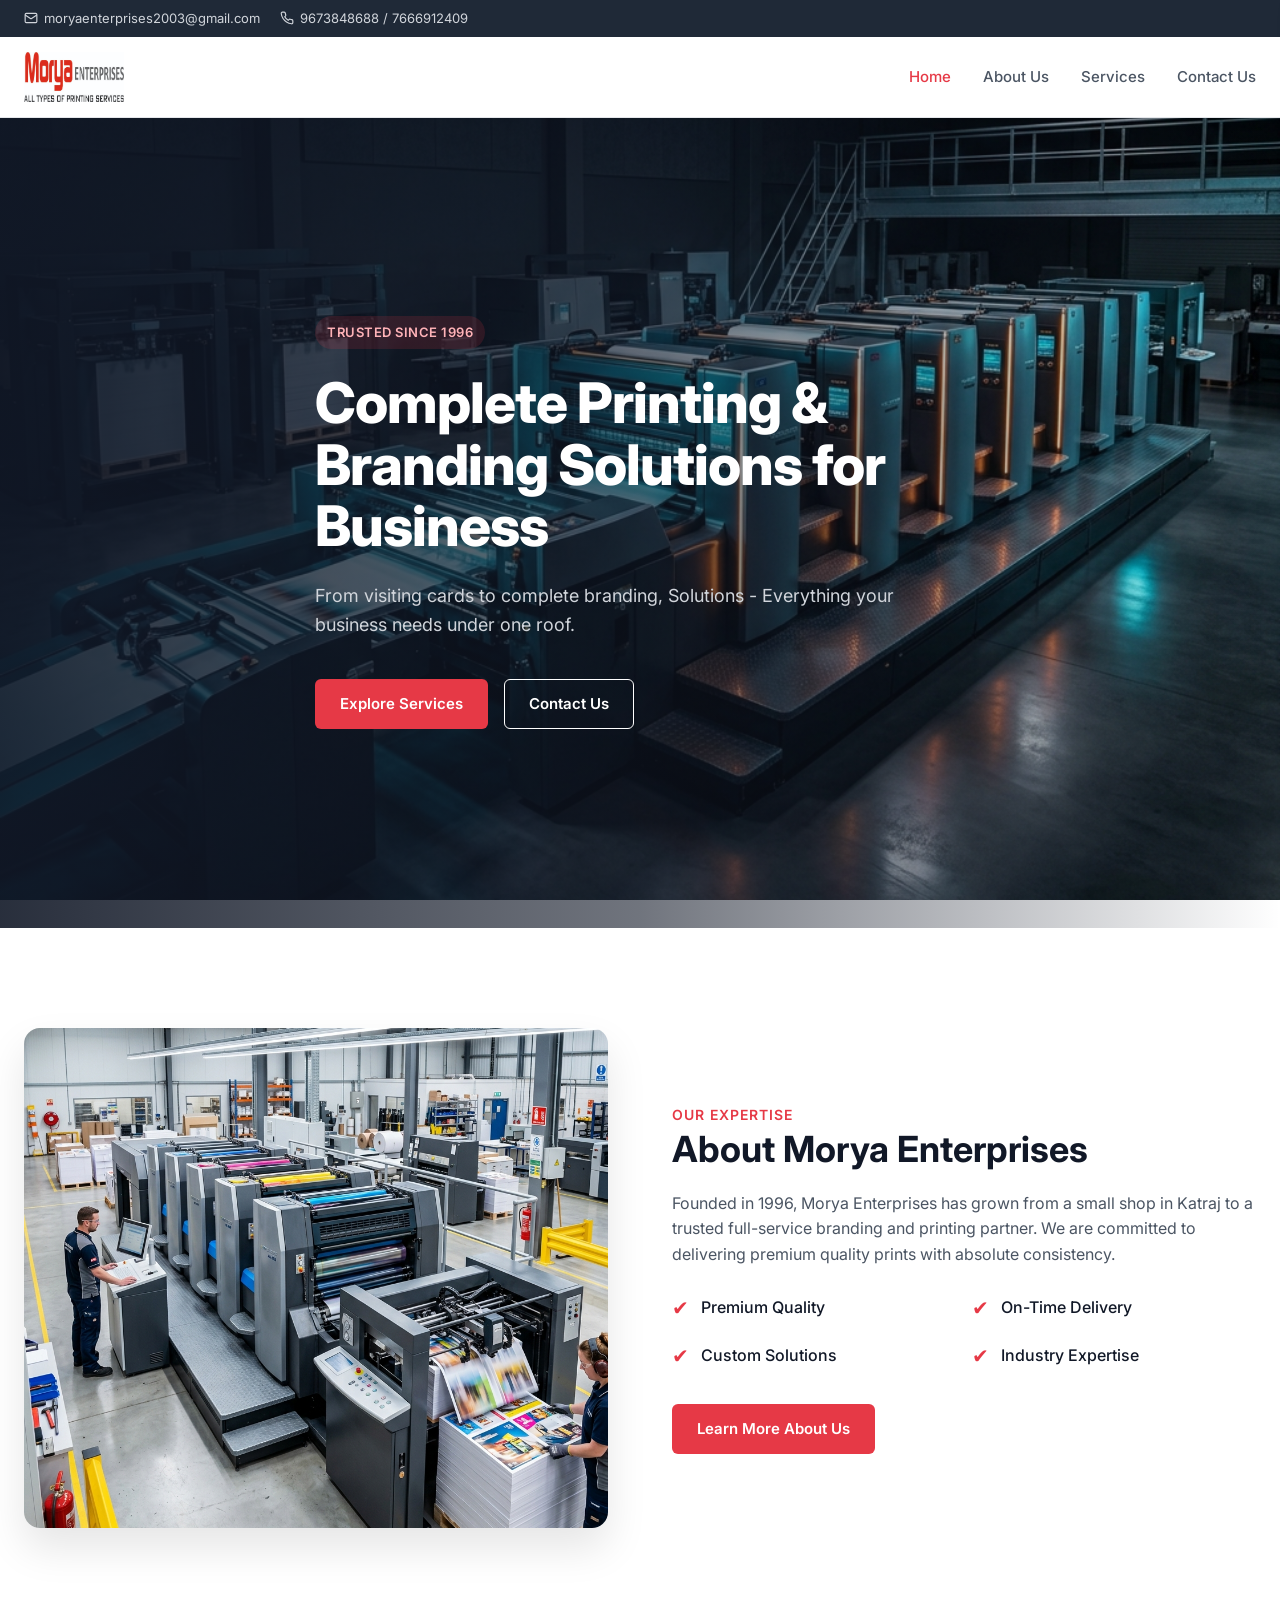
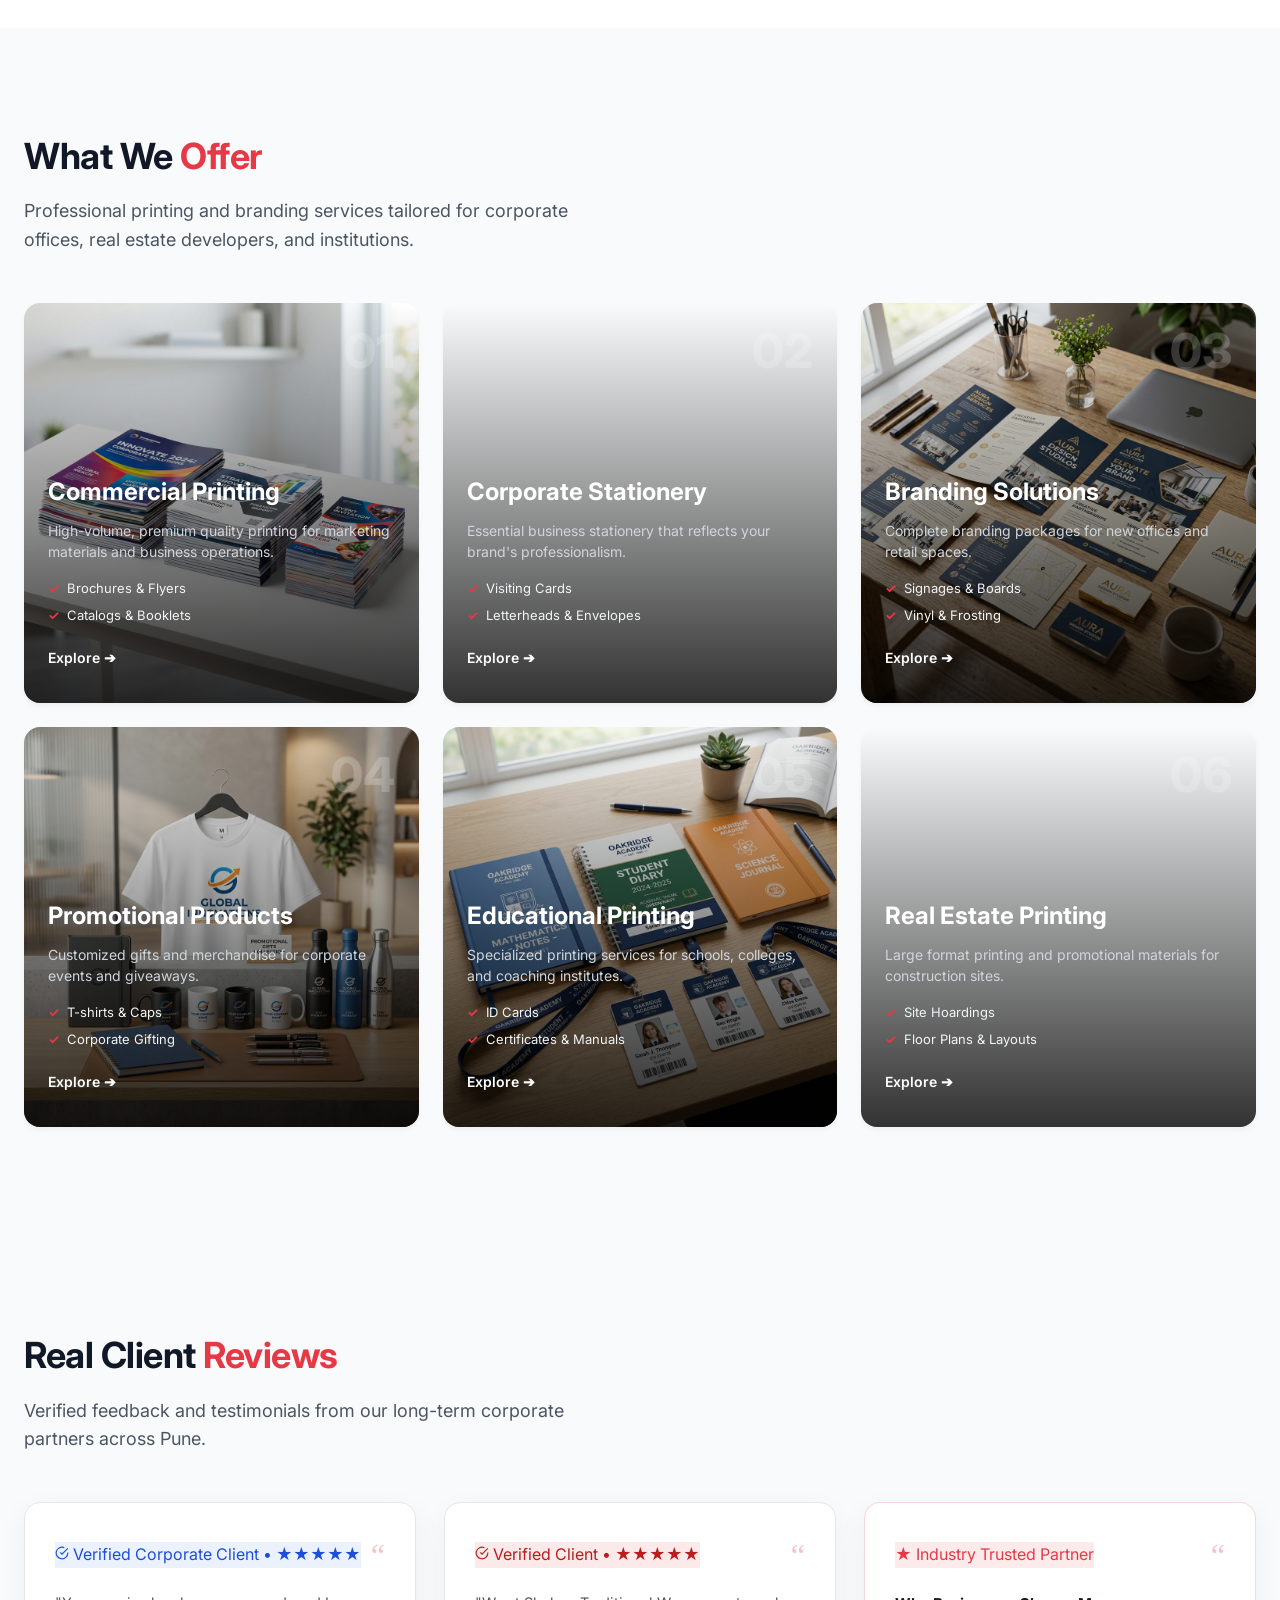
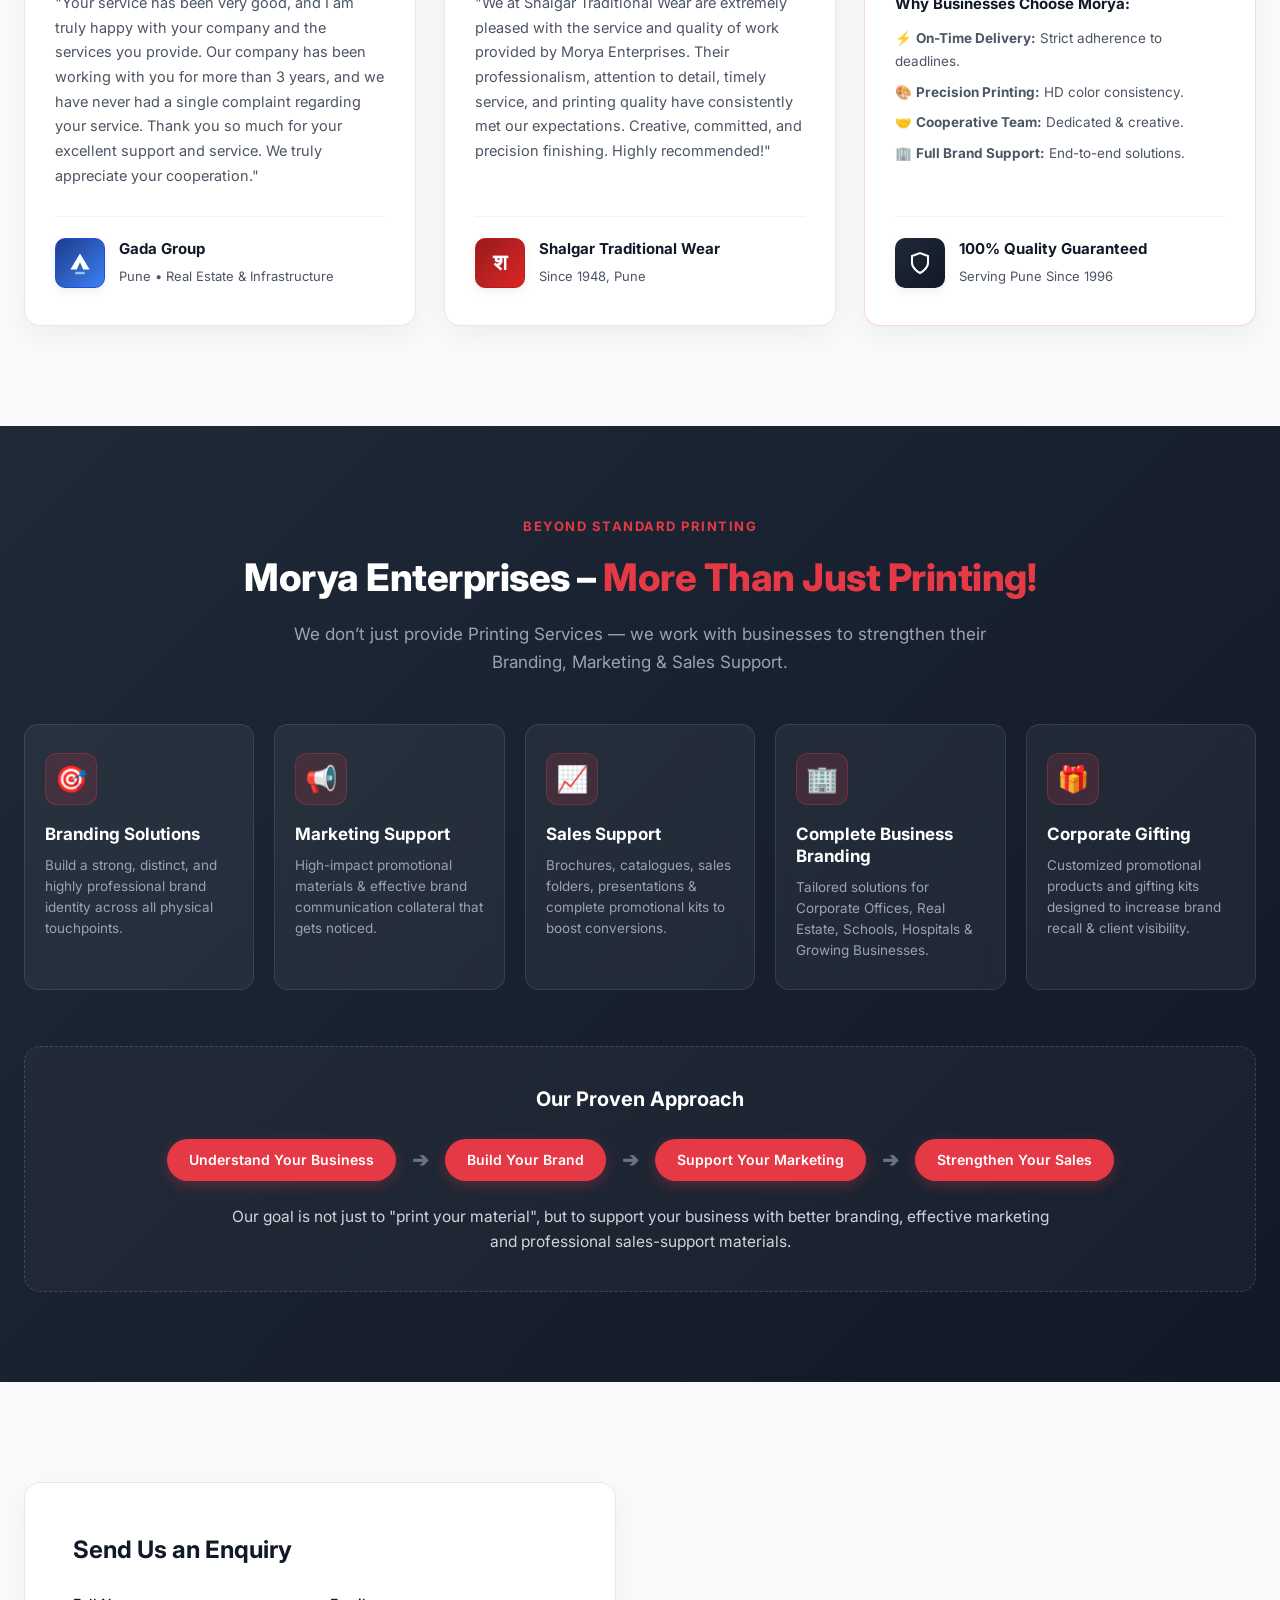
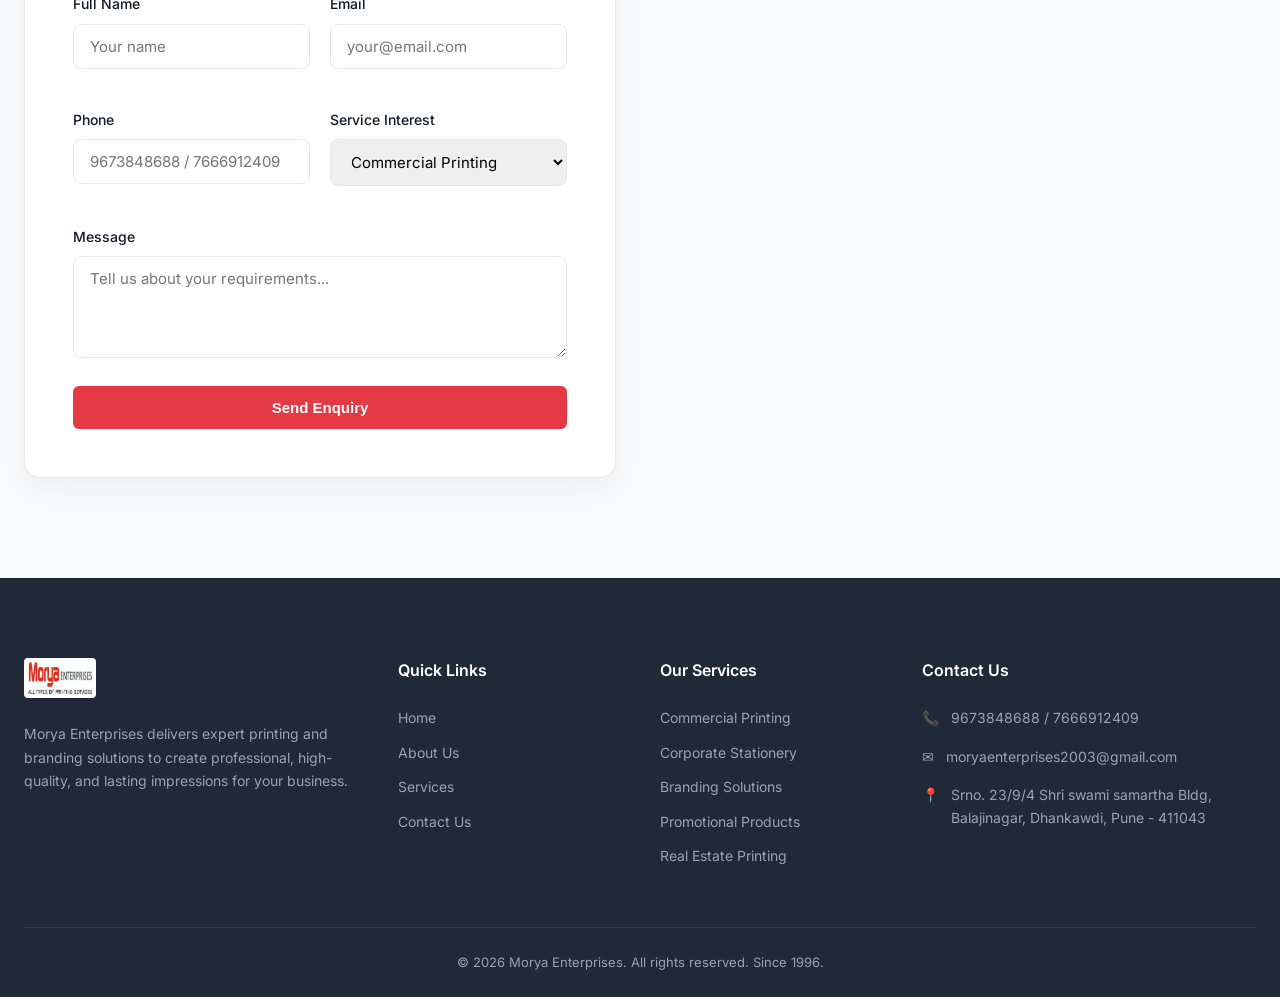
<file: index.html>
<!DOCTYPE html>
<html lang="en">

<head>
  <meta charset="UTF-8">
  <meta name="viewport" content="width=device-width, initial-scale=1.0">
  <title>Morya Enterprises | Printing & Branding</title>
  <link rel="stylesheet" href="css/style.css">
</head>

<body>

  <!-- Top Utility Bar -->
  <div class="utility-bar">
    <div class="container">
      <div class="utility-left">
        <a href="mailto:moryaenterprises2003@gmail.com" style="display:flex; align-items:center; gap:6px;">
          <svg width="14" height="14" viewBox="0 0 24 24" fill="none" stroke="currentColor" stroke-width="2">
            <path d="m22 7-8.99 5.73a2 2 0 0 1-2.01 0L2 7" />
            <rect x="2" y="4" width="20" height="16" rx="2" />
          </svg>
          moryaenterprises2003@gmail.com
        </a>
        <span style="display:flex; align-items:center; gap:6px;">
          <svg width="14" height="14" viewBox="0 0 24 24" fill="none" stroke="currentColor" stroke-width="2">
            <path
              d="M22 16.92v3a2 2 0 0 1-2.18 2 19.79 19.79 0 0 1-8.63-3.07 19.5 19.5 0 0 1-6-6 19.79 19.79 0 0 1-3.07-8.67A2 2 0 0 1 4.11 2h3a2 2 0 0 1 2 1.72 12.84 12.84 0 0 0 .7 2.81 2 2 0 0 1-.45 2.11L8.09 9.91a16 16 0 0 0 6 6l1.27-1.27a2 2 0 0 1 2.11-.45 12.84 12.84 0 0 0 2.81.7A2 2 0 0 1 22 16.92z" />
          </svg>
          9673848688 / 7666912409
        </span>
      </div>
    </div>
  </div>

  <!-- Main Header -->
  <header>
    <div class="container">
      <a href="index.html">
        <img src="logo.jpg" alt="Morya Enterprises" style="height: 50px; width: auto;">
      </a>
      <nav class="nav-links">
        <a href="index.html" class="active">Home</a>
        <a href="about.html">About Us</a>
        <a href="services.html">Services</a>
        <a href="contact.html">Contact Us</a>
      </nav>
      <button class="hamburger">
        <span></span><span></span><span></span>
      </button>
    </div>
  </header>

  <!-- Mobile Menu -->
  <div class="mobile-menu-overlay" id="mobileOverlay"></div>
  <div class="mobile-menu" id="mobileMenu">
    <button class="mobile-close" id="mobileClose">&times;</button>
    <a href="index.html" class="active">Home</a>
    <a href="about.html">About Us</a>
    <a href="services.html">Services</a>
    <a href="contact.html">Contact Us</a>
  </div>

  <!-- Hero Section -->
  <section class="hero" style="background-image: url('images/hero_bg.png');">
    <div class="hero-overlay"></div>
    <div class="container">
      <div class="hero-content">
        <div class="hero-badge">Trusted Since 1996</div>
        <h1>Complete Printing & Branding Solutions for Business</h1>
        <p>From visiting cards to complete branding, Solutions - Everything your business needs under one roof.</p>
        <div class="hero-buttons">
          <a href="services.html" class="btn btn-primary">Explore Services</a>
          <a href="contact.html" class="btn btn-outline" style="color: white; border-color: white;">Contact Us</a>
        </div>
      </div>
    </div>
  </section>

  <!-- About Preview Section -->
  <section class="section">
    <div class="container">
      <div class="about-grid">
        <div class="about-image">
          <img src="images/about_printing_machines.png" alt="Morya Enterprises Printing Machines">
        </div>
        <div class="about-text">
          <span
            style="color: var(--primary); font-weight: 600; font-size: 14px; text-transform: uppercase; letter-spacing: 1px;">Our
            Expertise</span>
          <h2>About <span>Morya Enterprises</span></h2>
          <p>Founded in 1996, Morya Enterprises has grown from a small shop in Katraj to a trusted full-service branding
            and printing partner. We are committed to delivering premium quality prints with absolute consistency.</p>
          <div class="about-features">
            <div class="feature-item">
              <span class="feature-icon">✔</span> Premium Quality
            </div>
            <div class="feature-item">
              <span class="feature-icon">✔</span> On-Time Delivery
            </div>
            <div class="feature-item">
              <span class="feature-icon">✔</span> Custom Solutions
            </div>
            <div class="feature-item">
              <span class="feature-icon">✔</span> Industry Expertise
            </div>
          </div>
          <a href="about.html" class="btn btn-primary">Learn More About Us</a>
        </div>
      </div>
    </div>
  </section>

  <!-- Services Grid Section -->
  <section class="section section-alt">
    <div class="container">
      <div class="section-title text-center">
        <h2>What We <span>Offer</span></h2>
        <p>Professional printing and branding services tailored for corporate offices, real estate developers, and
          institutions.</p>
      </div>
      <div class="services-grid">

        <!-- Card 1 -->
        <a href="services.html" class="service-card" style="background-image: url('images/service_commercial.png');">
          <div class="service-overlay"></div>
          <div class="service-num">01</div>
          <div class="service-content">
            <h3>Commercial Printing</h3>
            <p>High-volume, premium quality printing for marketing materials and business operations.</p>
            <ul class="service-features-list">
              <li>Brochures & Flyers</li>
              <li>Catalogs & Booklets</li>
            </ul>
            <span class="service-readmore">Explore ➔</span>
          </div>
        </a>

        <!-- Card 2 -->
        <a href="services.html" class="service-card"
          style="background-image: url('https://images.unsplash.com/photo-1572044162444-ad60f128bdea?q=80&w=600&auto=format&fit=crop');">
          <div class="service-overlay"></div>
          <div class="service-num">02</div>
          <div class="service-content">
            <h3>Corporate Stationery</h3>
            <p>Essential business stationery that reflects your brand's professionalism.</p>
            <ul class="service-features-list">
              <li>Visiting Cards</li>
              <li>Letterheads & Envelopes</li>
            </ul>
            <span class="service-readmore">Explore ➔</span>
          </div>
        </a>

        <!-- Card 3 -->
        <a href="services.html" class="service-card" style="background-image: url('images/service_branding.png');">
          <div class="service-overlay"></div>
          <div class="service-num">03</div>
          <div class="service-content">
            <h3>Branding Solutions</h3>
            <p>Complete branding packages for new offices and retail spaces.</p>
            <ul class="service-features-list">
              <li>Signages & Boards</li>
              <li>Vinyl & Frosting</li>
            </ul>
            <span class="service-readmore">Explore ➔</span>
          </div>
        </a>

        <!-- Card 4 -->
        <a href="services.html" class="service-card" style="background-image: url('images/service_promotional.png');">
          <div class="service-overlay"></div>
          <div class="service-num">04</div>
          <div class="service-content">
            <h3>Promotional Products</h3>
            <p>Customized gifts and merchandise for corporate events and giveaways.</p>
            <ul class="service-features-list">
              <li>T-shirts & Caps</li>
              <li>Corporate Gifting</li>
            </ul>
            <span class="service-readmore">Explore ➔</span>
          </div>
        </a>

        <!-- Card 5 -->
        <a href="services.html" class="service-card" style="background-image: url('images/service_educational.png');">
          <div class="service-overlay"></div>
          <div class="service-num">05</div>
          <div class="service-content">
            <h3>Educational Printing</h3>
            <p>Specialized printing services for schools, colleges, and coaching institutes.</p>
            <ul class="service-features-list">
              <li>ID Cards</li>
              <li>Certificates & Manuals</li>
            </ul>
            <span class="service-readmore">Explore ➔</span>
          </div>
        </a>

        <!-- Card 6 -->
        <a href="services.html" class="service-card"
          style="background-image: url('https://images.unsplash.com/photo-1486406146926-c627a92ad1ab?q=80&w=600&auto=format&fit=crop');">
          <div class="service-overlay"></div>
          <div class="service-num">06</div>
          <div class="service-content">
            <h3>Real Estate Printing</h3>
            <p>Large format printing and promotional materials for construction sites.</p>
            <ul class="service-features-list">
              <li>Site Hoardings</li>
              <li>Floor Plans & Layouts</li>
            </ul>
            <span class="service-readmore">Explore ➔</span>
          </div>
        </a>

      </div>
    </div>
  </section>

  <!-- Testimonials Section -->
  <section class="section section-alt">
    <div class="container">
      <div class="section-title text-center">
        <h2>Real Client <span>Reviews</span></h2>
        <p>Verified feedback and testimonials from our long-term corporate partners across Pune.</p>
      </div>
      <div class="testimonials-grid">
        
        <!-- Card 1: Gada Group Pune -->
        <div class="testimonial-card">
          <div>
            <div class="card-top">
              <div class="google-review-tag" style="background: rgba(59, 130, 246, 0.1); color: #1d4ed8;">
                <svg width="14" height="14" viewBox="0 0 24 24" fill="none" stroke="currentColor" stroke-width="2"><path d="M22 11.08V12a10 10 0 1 1-5.93-9.14"/><polyline points="22 4 12 14.01 9 11.01"/></svg>
                Verified Corporate Client • ★★★★★
              </div>
              <div class="quote-icon-small">“</div>
            </div>
            <blockquote>
              "Your service has been very good, and I am truly happy with your company and the services you provide. Our company has been working with you for more than 3 years, and we have never had a single complaint regarding your service. Thank you so much for your excellent support and service. We truly appreciate your cooperation."
            </blockquote>
          </div>
          <div class="author-info">
            <!-- Gada Group Logo -->
            <div class="client-logo-badge gada-logo">
              <svg width="32" height="32" viewBox="0 0 40 40" fill="none">
                <path d="M8 28L20 8L32 28H24L20 19L16 28H8Z" fill="white"/>
                <path d="M14 31H26V34H14V31Z" fill="#93C5FD"/>
              </svg>
            </div>
            <div class="author-details">
              <h4>Gada Group</h4>
              <span>Pune • Real Estate & Infrastructure</span>
            </div>
          </div>
        </div>

        <!-- Card 2: Shalgar Traditional Wear -->
        <div class="testimonial-card">
          <div>
            <div class="card-top">
              <div class="google-review-tag" style="background: rgba(220, 38, 38, 0.1); color: #b91c1c;">
                <svg width="14" height="14" viewBox="0 0 24 24" fill="none" stroke="currentColor" stroke-width="2"><path d="M22 11.08V12a10 10 0 1 1-5.93-9.14"/><polyline points="22 4 12 14.01 9 11.01"/></svg>
                Verified Client • ★★★★★
              </div>
              <div class="quote-icon-small">“</div>
            </div>
            <blockquote>
              "We at Shalgar Traditional Wear are extremely pleased with the service and quality of work provided by Morya Enterprises. Their professionalism, attention to detail, timely service, and printing quality have consistently met our expectations. Creative, committed, and precision finishing. Highly recommended!"
            </blockquote>
          </div>
          <div class="author-info">
            <!-- Shalgar Traditional Wear Logo -->
            <div class="client-logo-badge shalgar-logo">
              <span style="font-family: serif; font-size: 22px; font-weight: 900; line-height: 1;">श</span>
            </div>
            <div class="author-details">
              <h4>Shalgar Traditional Wear</h4>
              <span>Since 1948, Pune</span>
            </div>
          </div>
        </div>

        <!-- Card 3: Trust Highlight -->
        <div class="testimonial-card" style="background: #ffffff; border-color: rgba(230, 57, 70, 0.2);">
          <div>
            <div class="card-top">
              <div class="google-review-tag" style="background: rgba(230, 57, 70, 0.1); color: var(--primary);">
                ★ Industry Trusted Partner
              </div>
              <div class="quote-icon-small">“</div>
            </div>
            <blockquote>
              <strong style="color: var(--text-main); font-size: 15px; display: block; margin-bottom: 10px;">Why Businesses Choose Morya:</strong>
              <ul style="display: flex; flex-direction: column; gap: 8px; font-size: 13.5px; color: var(--text-light);">
                <li>⚡ <strong>On-Time Delivery:</strong> Strict adherence to deadlines.</li>
                <li>🎨 <strong>Precision Printing:</strong> HD color consistency.</li>
                <li>🤝 <strong>Cooperative Team:</strong> Dedicated & creative.</li>
                <li>🏢 <strong>Full Brand Support:</strong> End-to-end solutions.</li>
              </ul>
            </blockquote>
          </div>
          <div class="author-info">
            <div class="client-logo-badge morya-trust-logo">
              <svg width="24" height="24" viewBox="0 0 24 24" fill="none" stroke="white" stroke-width="2"><path d="M12 22s8-4 8-10V5l-8-3-8 3v7c0 6 8 10 8 10z"/></svg>
            </div>
            <div class="author-details">
              <h4>100% Quality Guaranteed</h4>
              <span>Serving Pune Since 1996</span>
            </div>
          </div>
        </div>

      </div>
    </div>
  </section>

  <!-- More Than Just Printing - Branding & Sales Support Section -->
  <section class="section branding-section">
    <div class="container">
      <div class="branding-header">
        <span class="branding-subtitle">Beyond Standard Printing</span>
        <h2>Morya Enterprises – <span>More Than Just Printing!</span></h2>
        <p>We don’t just provide Printing Services — we work with businesses to strengthen their Branding, Marketing & Sales Support.</p>
      </div>

      <div class="branding-grid">
        <div class="branding-card">
          <div class="branding-icon-box">🎯</div>
          <h3>Branding Solutions</h3>
          <p>Build a strong, distinct, and highly professional brand identity across all physical touchpoints.</p>
        </div>

        <div class="branding-card">
          <div class="branding-icon-box">📢</div>
          <h3>Marketing Support</h3>
          <p>High-impact promotional materials & effective brand communication collateral that gets noticed.</p>
        </div>

        <div class="branding-card">
          <div class="branding-icon-box">📈</div>
          <h3>Sales Support</h3>
          <p>Brochures, catalogues, sales folders, presentations & complete promotional kits to boost conversions.</p>
        </div>

        <div class="branding-card">
          <div class="branding-icon-box">🏢</div>
          <h3>Complete Business Branding</h3>
          <p>Tailored solutions for Corporate Offices, Real Estate, Schools, Hospitals & Growing Businesses.</p>
        </div>

        <div class="branding-card">
          <div class="branding-icon-box">🎁</div>
          <h3>Corporate Gifting</h3>
          <p>Customized promotional products and gifting kits designed to increase brand recall & client visibility.</p>
        </div>
      </div>

      <div class="approach-box">
        <h3>Our Proven Approach</h3>
        <div class="approach-steps">
          <div class="approach-step">Understand Your Business</div>
          <div class="approach-arrow">➔</div>
          <div class="approach-step">Build Your Brand</div>
          <div class="approach-arrow">➔</div>
          <div class="approach-step">Support Your Marketing</div>
          <div class="approach-arrow">➔</div>
          <div class="approach-step">Strengthen Your Sales</div>
        </div>
        <p class="approach-summary">
          Our goal is not just to "print your material", but to support your business with better branding, effective marketing and professional sales-support materials.
        </p>
      </div>
    </div>
  </section>

  <!-- Contact Section -->
  <section class="section section-alt">
    <div class="container">
      <div class="enquiry-grid">
        <div class="enquiry-form">
          <h3 style="font-size: 24px; margin-bottom: 24px; color: var(--text-main);">Send Us an Enquiry</h3>
          <form>
            <div class="form-row">
              <div class="form-group">
                <label class="form-label">Full Name</label>
                <input type="text" class="form-input" placeholder="Your name">
              </div>
              <div class="form-group">
                <label class="form-label">Email</label>
                <input type="email" class="form-input" placeholder="your@email.com">
              </div>
            </div>
            <div class="form-row">
              <div class="form-group">
                <label class="form-label">Phone</label>
                <input type="tel" class="form-input" placeholder="9673848688 / 7666912409">
              </div>
              <div class="form-group">
                <label class="form-label">Service Interest</label>
                <select class="form-select">
                  <option>Commercial Printing</option>
                  <option>Branding Solutions</option>
                  <option>Corporate Stationery</option>
                  <option>Other</option>
                </select>
              </div>
            </div>
            <div class="form-group">
              <label class="form-label">Message</label>
              <textarea class="form-textarea" rows="4" placeholder="Tell us about your requirements..."></textarea>
            </div>
            <button type="submit" class="btn btn-primary" style="width: 100%;">Send Enquiry</button>
          </form>
        </div>
        <div class="enquiry-map">
          <iframe
            src="https://www.google.com/maps?q=Srno.+23/9/4+Shri+swami+samartha+Bldg,+Balajinagar,Dhankawdi,Pune-+411043&output=embed"
            allowfullscreen="" loading="lazy"></iframe>
        </div>
      </div>
    </div>
  </section>

  <!-- Footer -->
  <footer>
    <div class="container">
      <div class="footer-grid">
        <div class="footer-brand">
          <div class="footer-logo">
            <img src="logo.jpg" alt="Morya Enterprises">
          </div>
          <p>Morya Enterprises delivers expert printing and branding solutions to create professional, high-quality, and
            lasting impressions for your business.</p>
        </div>
        <div class="footer-col">
          <h4>Quick Links</h4>
          <div class="footer-links">
            <a href="index.html">Home</a>
            <a href="about.html">About Us</a>
            <a href="services.html">Services</a>
            <a href="contact.html">Contact Us</a>
          </div>
        </div>
        <div class="footer-col">
          <h4>Our Services</h4>
          <div class="footer-links">
            <a href="services.html">Commercial Printing</a>
            <a href="services.html">Corporate Stationery</a>
            <a href="services.html">Branding Solutions</a>
            <a href="services.html">Promotional Products</a>
            <a href="services.html">Real Estate Printing</a>
          </div>
        </div>
        <div class="footer-col">
          <h4>Contact Us</h4>
          <div class="contact-item">
            📞 <span>9673848688 / 7666912409</span>
          </div>
          <div class="contact-item">
            ✉ <span>moryaenterprises2003@gmail.com</span>
          </div>
          <div class="contact-item">
            📍 <span>Srno. 23/9/4 Shri swami samartha Bldg, Balajinagar, Dhankawdi, Pune - 411043</span>
          </div>
        </div>
      </div>
      <div class="footer-bottom">
        <p>&copy; 2026 Morya Enterprises. All rights reserved. Since 1996.</p>
      </div>
    </div>
  </footer>

  <script>
    const hamburger = document.querySelector('.hamburger');
    const mobileMenu = document.getElementById('mobileMenu');
    const mobileOverlay = document.getElementById('mobileOverlay');
    const mobileClose = document.getElementById('mobileClose');

    function openMenu() {
      mobileMenu.classList.add('active');
      mobileOverlay.classList.add('active');
      document.body.style.overflow = 'hidden';
    }
    function closeMenu() {
      mobileMenu.classList.remove('active');
      mobileOverlay.classList.remove('active');
      document.body.style.overflow = '';
    }

    hamburger.addEventListener('click', openMenu);
    mobileClose.addEventListener('click', closeMenu);
    mobileOverlay.addEventListener('click', closeMenu);
  </script>
</body>

</html>
</file>
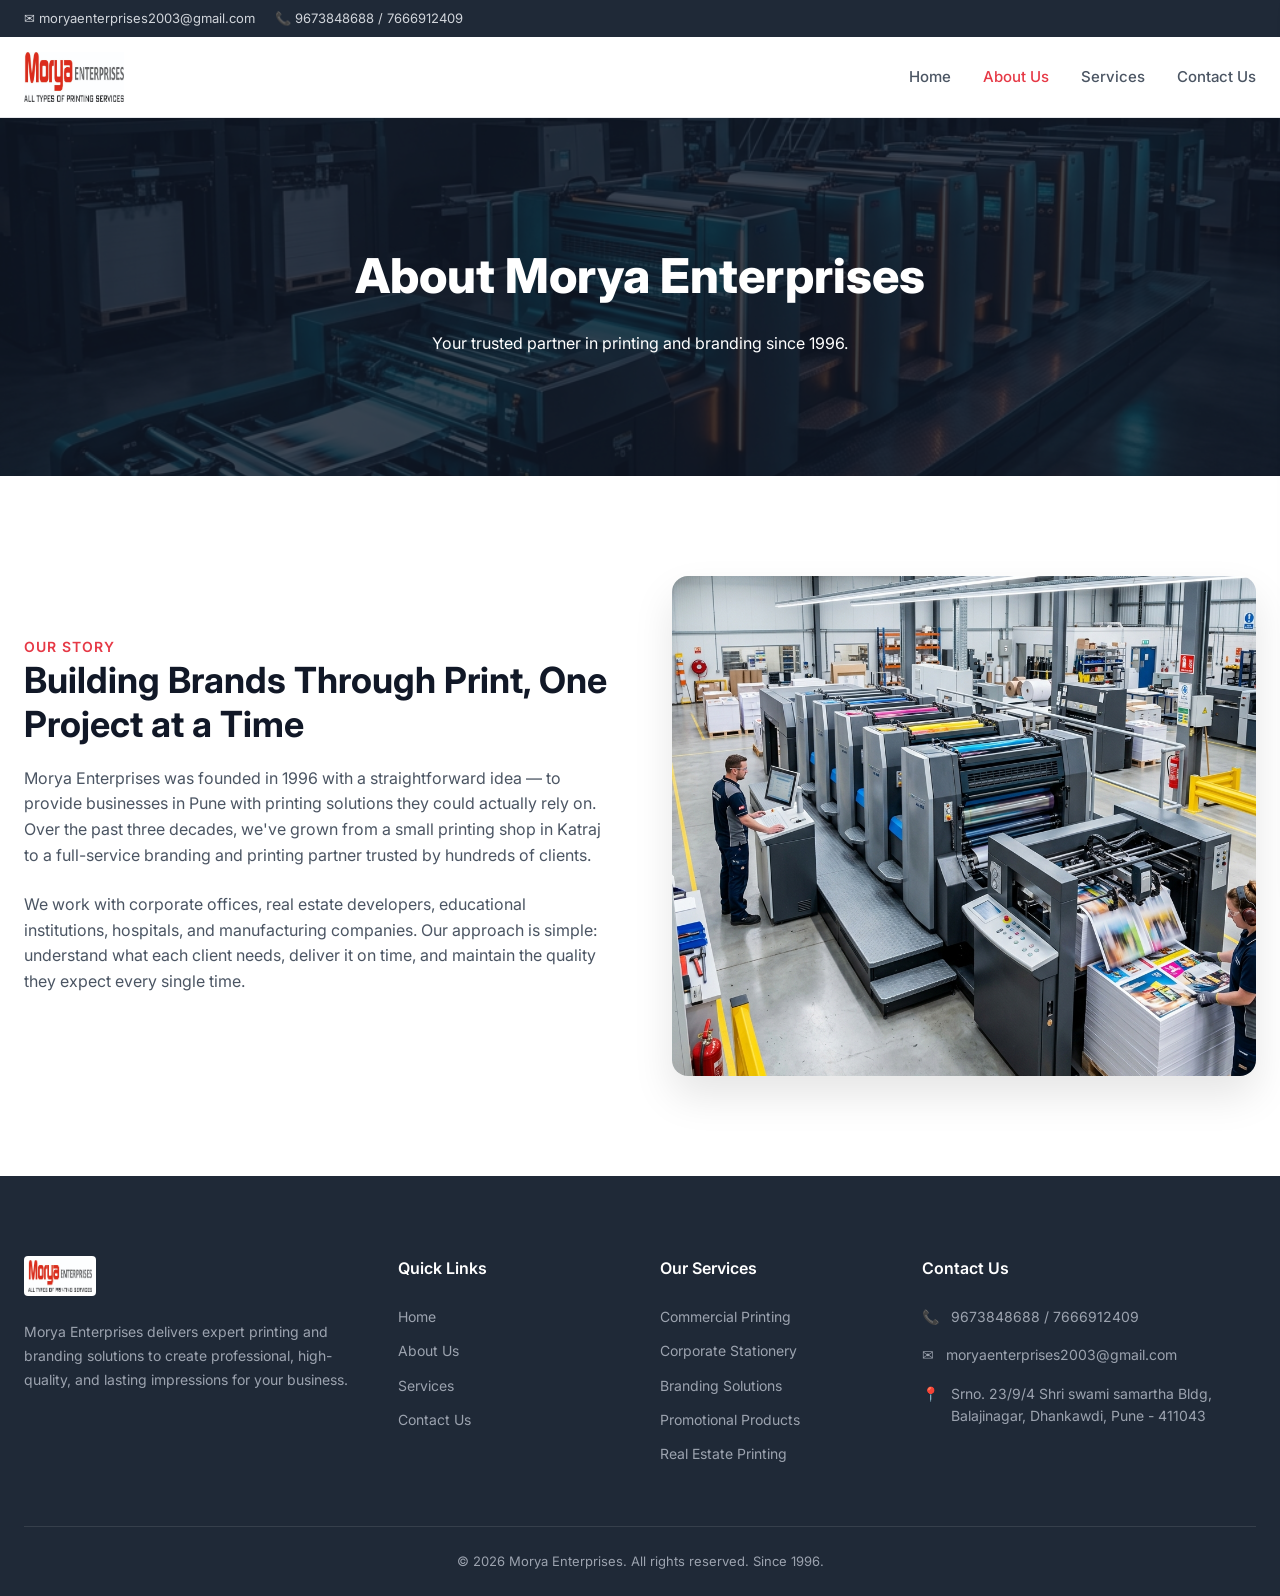
<file: about.html>
<!DOCTYPE html>
<html lang="en">
<head>
  <meta charset="UTF-8">
  <meta name="viewport" content="width=device-width, initial-scale=1.0">
  <title>About Us | Morya Enterprises</title>
  <link rel="stylesheet" href="css/style.css">
  <style>
    .page-hero {
      background-image: url('images/hero_bg.png');
      background-size: cover;
      background-position: center;
      padding: 120px 0;
      position: relative;
      color: white;
      text-align: center;
    }
    .page-hero-overlay {
      position: absolute;
      inset: 0;
      background: rgba(17, 24, 39, 0.8);
    }
    .page-hero .container {
      position: relative;
      z-index: 2;
    }
    .page-hero h1 {
      font-size: 48px;
      font-weight: 800;
      margin-bottom: 16px;
    }
  </style>
</head>
<body>

  <!-- Top Utility Bar -->
  <div class="utility-bar">
    <div class="container">
      <div class="utility-left">
        <a href="mailto:moryaenterprises2003@gmail.com" style="display:flex; align-items:center; gap:6px;">
          ✉ moryaenterprises2003@gmail.com
        </a>
        <span style="display:flex; align-items:center; gap:6px;">
          📞 9673848688 / 7666912409
        </span>
      </div>
    </div>
  </div>

  <!-- Main Header -->
  <header>
    <div class="container">
      <a href="index.html">
        <img src="logo.jpg" alt="Morya Enterprises" style="height: 50px; width: auto;">
      </a>
      <nav class="nav-links">
        <a href="index.html">Home</a>
        <a href="about.html" class="active">About Us</a>
        <a href="services.html">Services</a>
        <a href="contact.html">Contact Us</a>
      </nav>
      <button class="hamburger">
        <span></span><span></span><span></span>
      </button>
    </div>
  </header>

  <!-- Mobile Menu -->
  <div class="mobile-menu-overlay" id="mobileOverlay"></div>
  <div class="mobile-menu" id="mobileMenu">
    <button class="mobile-close" id="mobileClose">&times;</button>
    <a href="index.html">Home</a>
    <a href="about.html" class="active">About Us</a>
    <a href="services.html">Services</a>
    <a href="contact.html">Contact Us</a>
  </div>

  <!-- Page Hero -->
  <section class="page-hero">
    <div class="page-hero-overlay"></div>
    <div class="container">
      <h1>About Morya Enterprises</h1>
      <p>Your trusted partner in printing and branding since 1996.</p>
    </div>
  </section>

  <!-- About Content -->
  <section class="section">
    <div class="container">
      <div class="about-grid">
        <div class="about-text">
          <span style="color: var(--primary); font-weight: 600; font-size: 14px; text-transform: uppercase; letter-spacing: 1px;">Our Story</span>
          <h2>Building Brands Through Print, <span>One Project at a Time</span></h2>
          <p>Morya Enterprises was founded in 1996 with a straightforward idea — to provide businesses in Pune with printing solutions they could actually rely on. Over the past three decades, we've grown from a small printing shop in Katraj to a full-service branding and printing partner trusted by hundreds of clients.</p>
          <p style="margin-top: 16px;">We work with corporate offices, real estate developers, educational institutions, hospitals, and manufacturing companies. Our approach is simple: understand what each client needs, deliver it on time, and maintain the quality they expect every single time.</p>
        </div>
        <div class="about-image">
          <img src="images/about_printing_machines.png" alt="Morya Enterprises Printing Machines">
        </div>
      </div>
    </div>
  </section>

  <!-- Footer -->
  <footer>
    <div class="container">
      <div class="footer-grid">
        <div class="footer-brand">
          <div class="footer-logo">
            <img src="logo.jpg" alt="Morya Enterprises">
          </div>
          <p>Morya Enterprises delivers expert printing and branding solutions to create professional, high-quality, and lasting impressions for your business.</p>
        </div>
        <div class="footer-col">
          <h4>Quick Links</h4>
          <div class="footer-links">
            <a href="index.html">Home</a>
            <a href="about.html">About Us</a>
            <a href="services.html">Services</a>
            <a href="contact.html">Contact Us</a>
          </div>
        </div>
        <div class="footer-col">
          <h4>Our Services</h4>
          <div class="footer-links">
            <a href="services.html">Commercial Printing</a>
            <a href="services.html">Corporate Stationery</a>
            <a href="services.html">Branding Solutions</a>
            <a href="services.html">Promotional Products</a>
            <a href="services.html">Real Estate Printing</a>
          </div>
        </div>
        <div class="footer-col">
          <h4>Contact Us</h4>
          <div class="contact-item">
            📞 <span>9673848688 / 7666912409</span>
          </div>
          <div class="contact-item">
            ✉ <span>moryaenterprises2003@gmail.com</span>
          </div>
          <div class="contact-item">
            📍 <span>Srno. 23/9/4 Shri swami samartha Bldg, Balajinagar, Dhankawdi, Pune - 411043</span>
          </div>
        </div>
      </div>
      <div class="footer-bottom">
        <p>&copy; 2026 Morya Enterprises. All rights reserved. Since 1996.</p>
      </div>
    </div>
  </footer>

  <script>
    const hamburger = document.querySelector('.hamburger');
    const mobileMenu = document.getElementById('mobileMenu');
    const mobileOverlay = document.getElementById('mobileOverlay');
    const mobileClose = document.getElementById('mobileClose');
    function openMenu() { mobileMenu.classList.add('active'); mobileOverlay.classList.add('active'); document.body.style.overflow = 'hidden'; }
    function closeMenu() { mobileMenu.classList.remove('active'); mobileOverlay.classList.remove('active'); document.body.style.overflow = ''; }
    hamburger.addEventListener('click', openMenu);
    mobileClose.addEventListener('click', closeMenu);
    mobileOverlay.addEventListener('click', closeMenu);
  </script>
</body>
</html>
</file>
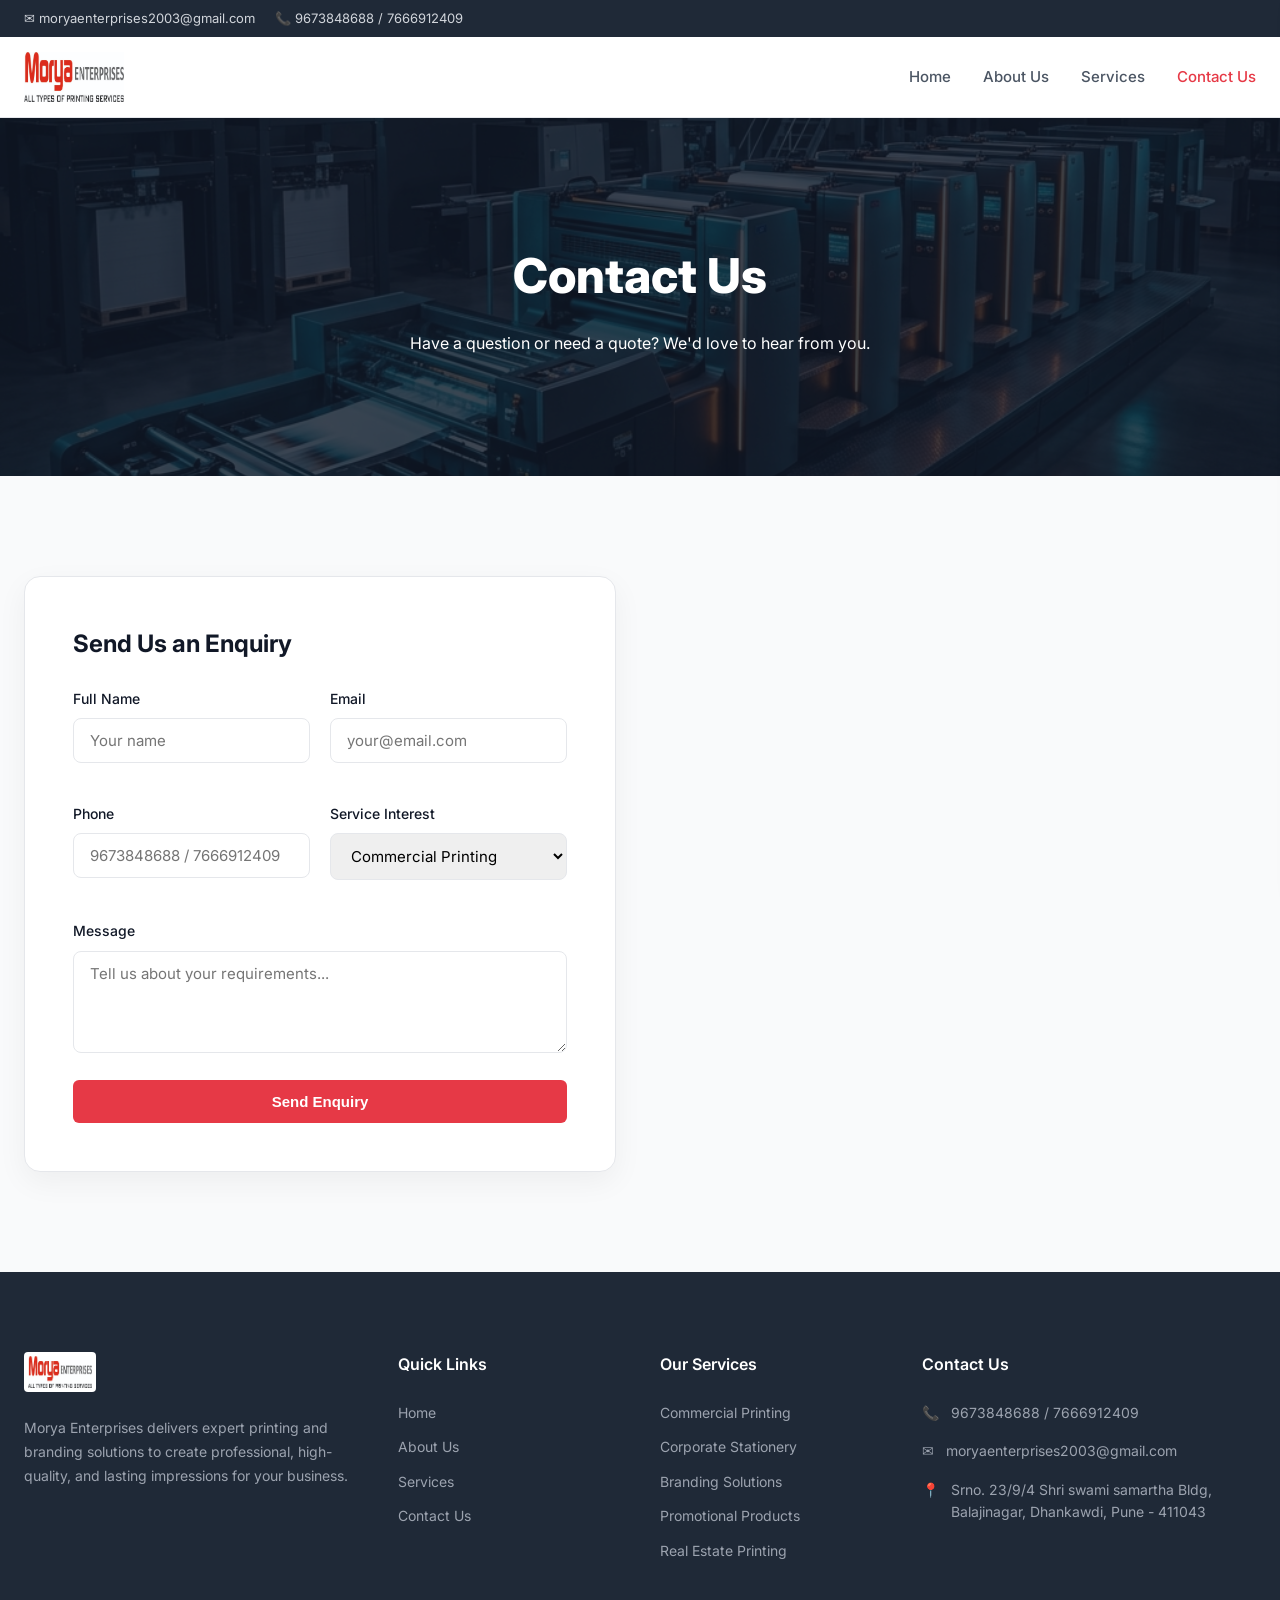
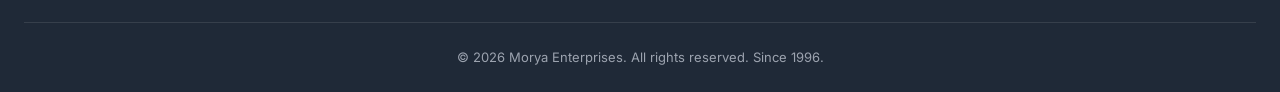
<file: contact.html>
<!DOCTYPE html>
<html lang="en">
<head>
  <meta charset="UTF-8">
  <meta name="viewport" content="width=device-width, initial-scale=1.0">
  <title>Contact Us | Morya Enterprises</title>
  <link rel="stylesheet" href="css/style.css">
  <style>
    .page-hero {
      background-image: url('images/hero_bg.png');
      background-size: cover;
      background-position: center;
      padding: 120px 0;
      position: relative;
      color: white;
      text-align: center;
    }
    .page-hero-overlay {
      position: absolute;
      inset: 0;
      background: rgba(17, 24, 39, 0.8);
    }
    .page-hero .container {
      position: relative;
      z-index: 2;
    }
    .page-hero h1 {
      font-size: 48px;
      font-weight: 800;
      margin-bottom: 16px;
    }
  </style>
</head>
<body>

  <!-- Top Utility Bar -->
  <div class="utility-bar">
    <div class="container">
      <div class="utility-left">
        <a href="mailto:moryaenterprises2003@gmail.com" style="display:flex; align-items:center; gap:6px;">
          ✉ moryaenterprises2003@gmail.com
        </a>
        <span style="display:flex; align-items:center; gap:6px;">
          📞 9673848688 / 7666912409
        </span>
      </div>
    </div>
  </div>

  <!-- Main Header -->
  <header>
    <div class="container">
      <a href="index.html">
        <img src="logo.jpg" alt="Morya Enterprises" style="height: 50px; width: auto;">
      </a>
      <nav class="nav-links">
        <a href="index.html">Home</a>
        <a href="about.html">About Us</a>
        <a href="services.html">Services</a>
        <a href="contact.html" class="active">Contact Us</a>
      </nav>
      <button class="hamburger">
        <span></span><span></span><span></span>
      </button>
    </div>
  </header>

  <!-- Mobile Menu -->
  <div class="mobile-menu-overlay" id="mobileOverlay"></div>
  <div class="mobile-menu" id="mobileMenu">
    <button class="mobile-close" id="mobileClose">&times;</button>
    <a href="index.html">Home</a>
    <a href="about.html">About Us</a>
    <a href="services.html">Services</a>
    <a href="contact.html" class="active">Contact Us</a>
  </div>

  <!-- Page Hero -->
  <section class="page-hero">
    <div class="page-hero-overlay"></div>
    <div class="container">
      <h1>Contact Us</h1>
      <p>Have a question or need a quote? We'd love to hear from you.</p>
    </div>
  </section>

  <!-- Contact Section -->
  <section class="section section-alt">
    <div class="container">
      <div class="enquiry-grid">
        <div class="enquiry-form">
          <h3 style="font-size: 24px; margin-bottom: 24px; color: var(--text-main);">Send Us an Enquiry</h3>
          <form>
            <div class="form-row">
              <div class="form-group">
                <label class="form-label">Full Name</label>
                <input type="text" class="form-input" placeholder="Your name">
              </div>
              <div class="form-group">
                <label class="form-label">Email</label>
                <input type="email" class="form-input" placeholder="your@email.com">
              </div>
            </div>
            <div class="form-row">
              <div class="form-group">
                <label class="form-label">Phone</label>
                <input type="tel" class="form-input" placeholder="9673848688 / 7666912409">
              </div>
              <div class="form-group">
                <label class="form-label">Service Interest</label>
                <select class="form-select">
                  <option>Commercial Printing</option>
                  <option>Branding Solutions</option>
                  <option>Corporate Stationery</option>
                  <option>Other</option>
                </select>
              </div>
            </div>
            <div class="form-group">
              <label class="form-label">Message</label>
              <textarea class="form-textarea" rows="4" placeholder="Tell us about your requirements..."></textarea>
            </div>
            <button type="submit" class="btn btn-primary" style="width: 100%;">Send Enquiry</button>
          </form>
        </div>
        <div class="enquiry-map">
          <iframe src="https://www.google.com/maps?q=Srno.+23/9/4+Shri+swami+samartha+Bldg,+Balajinagar,Dhankawdi,Pune-+411043&output=embed" allowfullscreen="" loading="lazy"></iframe>
        </div>
      </div>
    </div>
  </section>

  <!-- Footer -->
  <footer>
    <div class="container">
      <div class="footer-grid">
        <div class="footer-brand">
          <div class="footer-logo">
            <img src="logo.jpg" alt="Morya Enterprises">
          </div>
          <p>Morya Enterprises delivers expert printing and branding solutions to create professional, high-quality, and lasting impressions for your business.</p>
        </div>
        <div class="footer-col">
          <h4>Quick Links</h4>
          <div class="footer-links">
            <a href="index.html">Home</a>
            <a href="about.html">About Us</a>
            <a href="services.html">Services</a>
            <a href="contact.html">Contact Us</a>
          </div>
        </div>
        <div class="footer-col">
          <h4>Our Services</h4>
          <div class="footer-links">
            <a href="services.html">Commercial Printing</a>
            <a href="services.html">Corporate Stationery</a>
            <a href="services.html">Branding Solutions</a>
            <a href="services.html">Promotional Products</a>
            <a href="services.html">Real Estate Printing</a>
          </div>
        </div>
        <div class="footer-col">
          <h4>Contact Us</h4>
          <div class="contact-item">
            📞 <span>9673848688 / 7666912409</span>
          </div>
          <div class="contact-item">
            ✉ <span>moryaenterprises2003@gmail.com</span>
          </div>
          <div class="contact-item">
            📍 <span>Srno. 23/9/4 Shri swami samartha Bldg, Balajinagar, Dhankawdi, Pune - 411043</span>
          </div>
        </div>
      </div>
      <div class="footer-bottom">
        <p>&copy; 2026 Morya Enterprises. All rights reserved. Since 1996.</p>
      </div>
    </div>
  </footer>

  <script>
    const hamburger = document.querySelector('.hamburger');
    const mobileMenu = document.getElementById('mobileMenu');
    const mobileOverlay = document.getElementById('mobileOverlay');
    const mobileClose = document.getElementById('mobileClose');
    function openMenu() { mobileMenu.classList.add('active'); mobileOverlay.classList.add('active'); document.body.style.overflow = 'hidden'; }
    function closeMenu() { mobileMenu.classList.remove('active'); mobileOverlay.classList.remove('active'); document.body.style.overflow = ''; }
    hamburger.addEventListener('click', openMenu);
    mobileClose.addEventListener('click', closeMenu);
    mobileOverlay.addEventListener('click', closeMenu);
  </script>
</body>
</html>
</file>
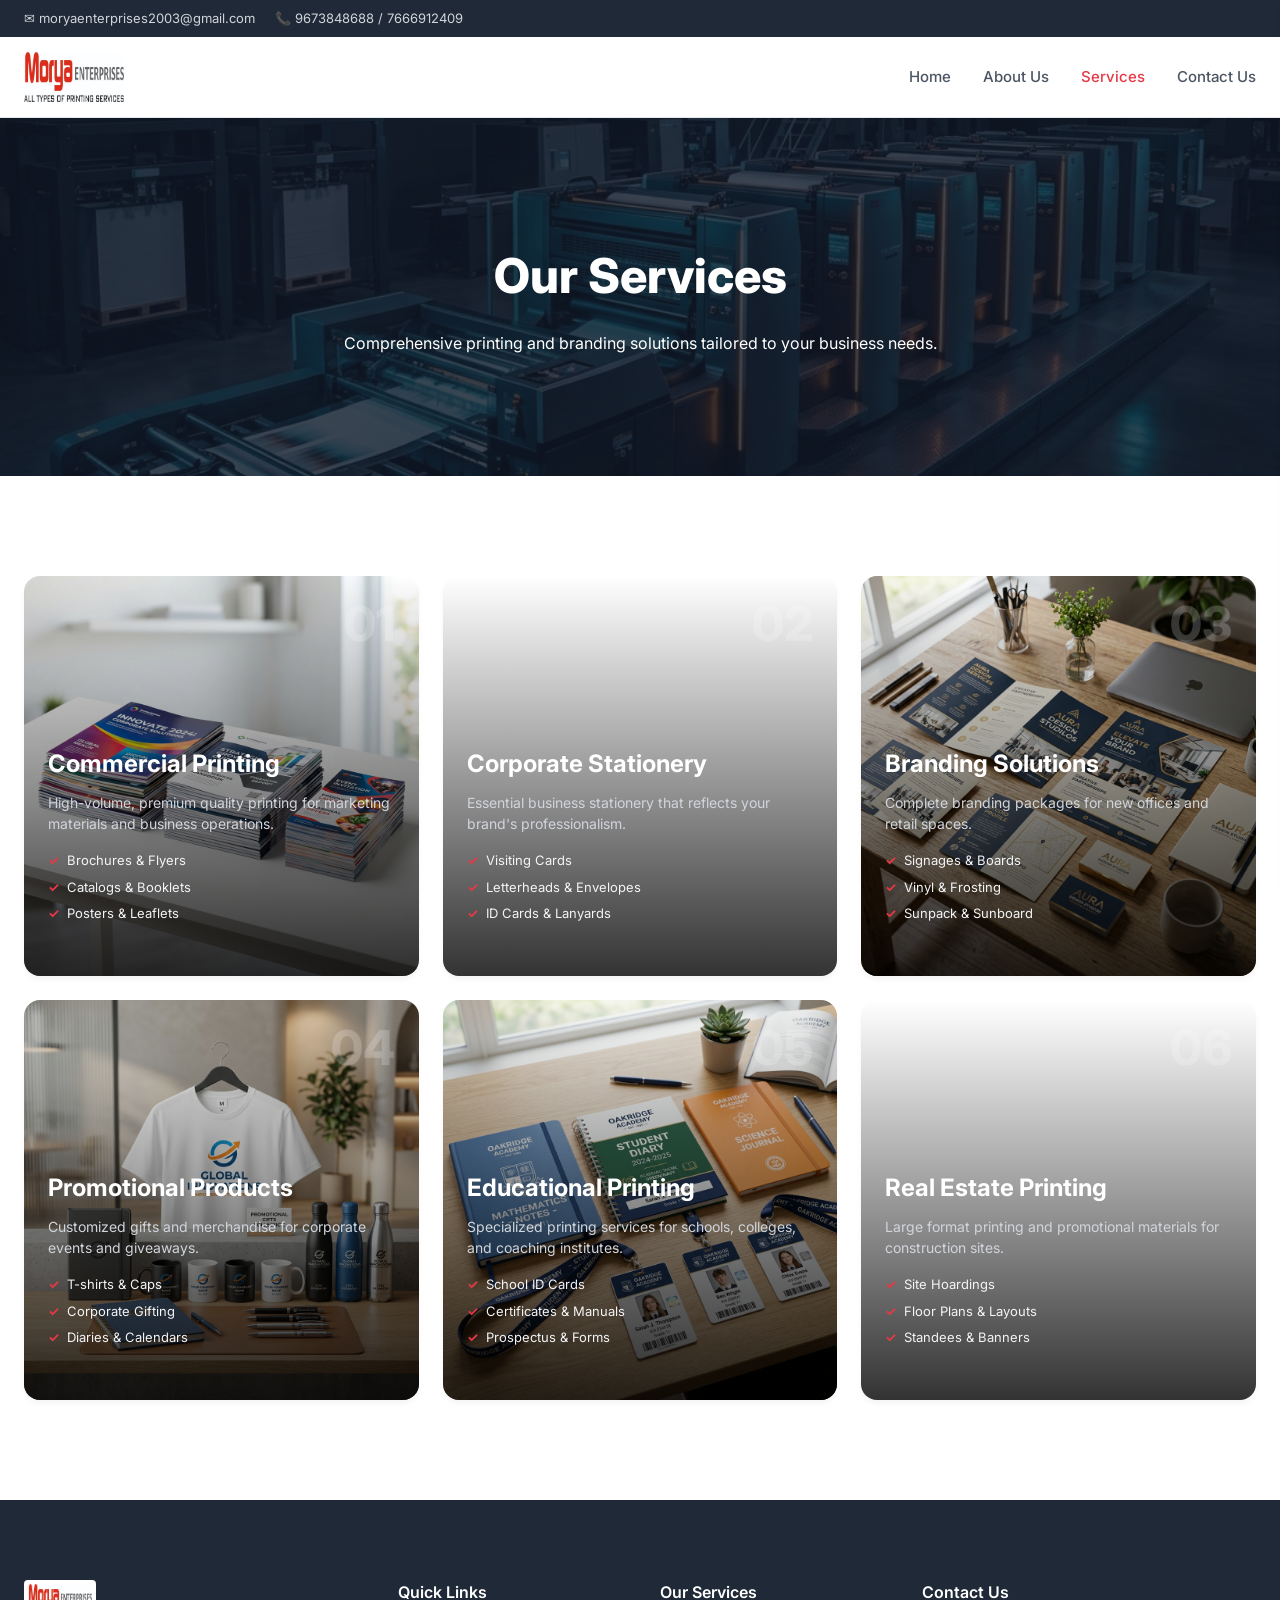
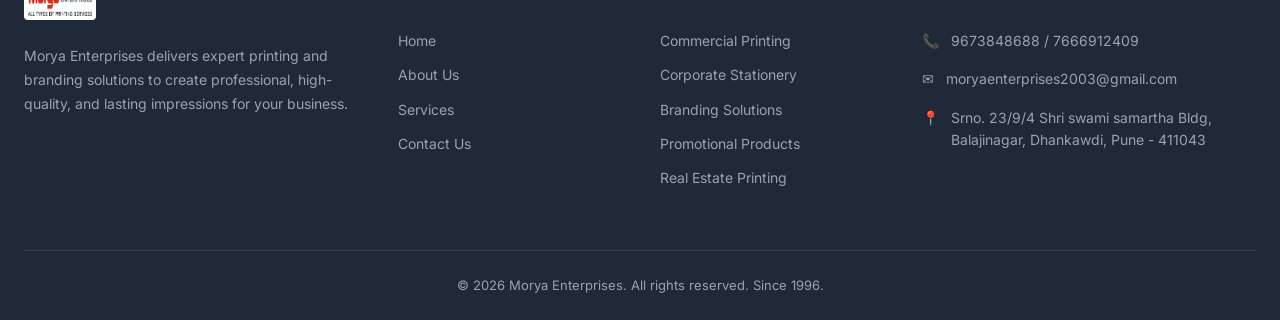
<file: services.html>
<!DOCTYPE html>
<html lang="en">
<head>
  <meta charset="UTF-8">
  <meta name="viewport" content="width=device-width, initial-scale=1.0">
  <title>Our Services | Morya Enterprises</title>
  <link rel="stylesheet" href="css/style.css">
  <style>
    .page-hero {
      background-image: url('images/hero_bg.png');
      background-size: cover;
      background-position: center;
      padding: 120px 0;
      position: relative;
      color: white;
      text-align: center;
    }
    .page-hero-overlay {
      position: absolute;
      inset: 0;
      background: rgba(17, 24, 39, 0.8);
    }
    .page-hero .container {
      position: relative;
      z-index: 2;
    }
    .page-hero h1 {
      font-size: 48px;
      font-weight: 800;
      margin-bottom: 16px;
    }
  </style>
</head>
<body>

  <!-- Top Utility Bar -->
  <div class="utility-bar">
    <div class="container">
      <div class="utility-left">
        <a href="mailto:moryaenterprises2003@gmail.com" style="display:flex; align-items:center; gap:6px;">
          ✉ moryaenterprises2003@gmail.com
        </a>
        <span style="display:flex; align-items:center; gap:6px;">
          📞 9673848688 / 7666912409
        </span>
      </div>
    </div>
  </div>

  <!-- Main Header -->
  <header>
    <div class="container">
      <a href="index.html">
        <img src="logo.jpg" alt="Morya Enterprises" style="height: 50px; width: auto;">
      </a>
      <nav class="nav-links">
        <a href="index.html">Home</a>
        <a href="about.html">About Us</a>
        <a href="services.html" class="active">Services</a>
        <a href="contact.html">Contact Us</a>
      </nav>
      <button class="hamburger">
        <span></span><span></span><span></span>
      </button>
    </div>
  </header>

  <!-- Mobile Menu -->
  <div class="mobile-menu-overlay" id="mobileOverlay"></div>
  <div class="mobile-menu" id="mobileMenu">
    <button class="mobile-close" id="mobileClose">&times;</button>
    <a href="index.html">Home</a>
    <a href="about.html">About Us</a>
    <a href="services.html" class="active">Services</a>
    <a href="contact.html">Contact Us</a>
  </div>

  <!-- Page Hero -->
  <section class="page-hero">
    <div class="page-hero-overlay"></div>
    <div class="container">
      <h1>Our Services</h1>
      <p>Comprehensive printing and branding solutions tailored to your business needs.</p>
    </div>
  </section>

  <!-- Services Grid Section -->
  <section class="section">
    <div class="container">
      <div class="services-grid">
        
        <a href="contact.html" class="service-card" style="background-image: url('images/service_commercial.png');">
          <div class="service-overlay"></div>
          <div class="service-num">01</div>
          <div class="service-content">
            <h3>Commercial Printing</h3>
            <p>High-volume, premium quality printing for marketing materials and business operations.</p>
            <ul class="service-features-list">
              <li>Brochures & Flyers</li>
              <li>Catalogs & Booklets</li>
              <li>Posters & Leaflets</li>
            </ul>
          </div>
        </a>

        <a href="contact.html" class="service-card" style="background-image: url('https://images.unsplash.com/photo-1572044162444-ad60f128bdea?q=80&w=600&auto=format&fit=crop');">
          <div class="service-overlay"></div>
          <div class="service-num">02</div>
          <div class="service-content">
            <h3>Corporate Stationery</h3>
            <p>Essential business stationery that reflects your brand's professionalism.</p>
            <ul class="service-features-list">
              <li>Visiting Cards</li>
              <li>Letterheads & Envelopes</li>
              <li>ID Cards & Lanyards</li>
            </ul>
          </div>
        </a>

        <a href="contact.html" class="service-card" style="background-image: url('images/service_branding.png');">
          <div class="service-overlay"></div>
          <div class="service-num">03</div>
          <div class="service-content">
            <h3>Branding Solutions</h3>
            <p>Complete branding packages for new offices and retail spaces.</p>
            <ul class="service-features-list">
              <li>Signages & Boards</li>
              <li>Vinyl & Frosting</li>
              <li>Sunpack & Sunboard</li>
            </ul>
          </div>
        </a>

        <a href="contact.html" class="service-card" style="background-image: url('images/service_promotional.png');">
          <div class="service-overlay"></div>
          <div class="service-num">04</div>
          <div class="service-content">
            <h3>Promotional Products</h3>
            <p>Customized gifts and merchandise for corporate events and giveaways.</p>
            <ul class="service-features-list">
              <li>T-shirts & Caps</li>
              <li>Corporate Gifting</li>
              <li>Diaries & Calendars</li>
            </ul>
          </div>
        </a>

        <a href="contact.html" class="service-card" style="background-image: url('images/service_educational.png');">
          <div class="service-overlay"></div>
          <div class="service-num">05</div>
          <div class="service-content">
            <h3>Educational Printing</h3>
            <p>Specialized printing services for schools, colleges, and coaching institutes.</p>
            <ul class="service-features-list">
              <li>School ID Cards</li>
              <li>Certificates & Manuals</li>
              <li>Prospectus & Forms</li>
            </ul>
          </div>
        </a>

        <a href="contact.html" class="service-card" style="background-image: url('https://images.unsplash.com/photo-1486406146926-c627a92ad1ab?q=80&w=600&auto=format&fit=crop');">
          <div class="service-overlay"></div>
          <div class="service-num">06</div>
          <div class="service-content">
            <h3>Real Estate Printing</h3>
            <p>Large format printing and promotional materials for construction sites.</p>
            <ul class="service-features-list">
              <li>Site Hoardings</li>
              <li>Floor Plans & Layouts</li>
              <li>Standees & Banners</li>
            </ul>
          </div>
        </a>

      </div>
    </div>
  </section>

  <!-- Footer -->
  <footer>
    <div class="container">
      <div class="footer-grid">
        <div class="footer-brand">
          <div class="footer-logo">
            <img src="logo.jpg" alt="Morya Enterprises">
          </div>
          <p>Morya Enterprises delivers expert printing and branding solutions to create professional, high-quality, and lasting impressions for your business.</p>
        </div>
        <div class="footer-col">
          <h4>Quick Links</h4>
          <div class="footer-links">
            <a href="index.html">Home</a>
            <a href="about.html">About Us</a>
            <a href="services.html">Services</a>
            <a href="contact.html">Contact Us</a>
          </div>
        </div>
        <div class="footer-col">
          <h4>Our Services</h4>
          <div class="footer-links">
            <a href="services.html">Commercial Printing</a>
            <a href="services.html">Corporate Stationery</a>
            <a href="services.html">Branding Solutions</a>
            <a href="services.html">Promotional Products</a>
            <a href="services.html">Real Estate Printing</a>
          </div>
        </div>
        <div class="footer-col">
          <h4>Contact Us</h4>
          <div class="contact-item">
            📞 <span>9673848688 / 7666912409</span>
          </div>
          <div class="contact-item">
            ✉ <span>moryaenterprises2003@gmail.com</span>
          </div>
          <div class="contact-item">
            📍 <span>Srno. 23/9/4 Shri swami samartha Bldg, Balajinagar, Dhankawdi, Pune - 411043</span>
          </div>
        </div>
      </div>
      <div class="footer-bottom">
        <p>&copy; 2026 Morya Enterprises. All rights reserved. Since 1996.</p>
      </div>
    </div>
  </footer>

  <script>
    const hamburger = document.querySelector('.hamburger');
    const mobileMenu = document.getElementById('mobileMenu');
    const mobileOverlay = document.getElementById('mobileOverlay');
    const mobileClose = document.getElementById('mobileClose');
    function openMenu() { mobileMenu.classList.add('active'); mobileOverlay.classList.add('active'); document.body.style.overflow = 'hidden'; }
    function closeMenu() { mobileMenu.classList.remove('active'); mobileOverlay.classList.remove('active'); document.body.style.overflow = ''; }
    hamburger.addEventListener('click', openMenu);
    mobileClose.addEventListener('click', closeMenu);
    mobileOverlay.addEventListener('click', closeMenu);
  </script>
</body>
</html>
</file>
<file: css/style.css>
@import url('https://fonts.googleapis.com/css2?family=Inter:wght@300;400;500;600;700;800&display=swap');

*,
*::before,
*::after {
  margin: 0;
  padding: 0;
  box-sizing: border-box;
}

:root {
  --primary: #E63946;
  --primary-dark: #D90429;
  --secondary: #1f2937;
  --bg-color: #ffffff;
  --bg-alt: #f9fafb;
  --text-main: #111827;
  --text-light: #4b5563;
  --white: #ffffff;
  --border: #e5e7eb;
}

html {
  scroll-behavior: smooth;
  font-family: 'Inter', sans-serif;
}

body {
  color: var(--text-main);
  background-color: var(--bg-color);
  line-height: 1.6;
  -webkit-font-smoothing: antialiased;
}

a {
  text-decoration: none;
  color: inherit;
  transition: all 0.3s ease;
}

img {
  max-width: 100%;
  height: auto;
  display: block;
}

ul {
  list-style: none;
}

.container {
  max-width: 1280px;
  margin: 0 auto;
  padding: 0 24px;
}

/* =========================================
   BUTTONS
========================================= */
.btn {
  display: inline-flex;
  align-items: center;
  justify-content: center;
  gap: 8px;
  padding: 12px 24px;
  font-weight: 600;
  font-size: 15px;
  border-radius: 6px;
  transition: all 0.3s ease;
  cursor: pointer;
  border: 1px solid transparent;
}

.btn-primary {
  background-color: var(--primary);
  color: var(--white);
}

.btn-primary:hover {
  background-color: var(--primary-dark);
  box-shadow: 0 4px 12px rgba(230, 57, 70, 0.3);
  transform: translateY(-1px);
}

.btn-outline {
  background-color: transparent;
  color: var(--primary);
  border-color: var(--primary);
}

.btn-outline:hover {
  background-color: var(--primary);
  color: var(--white);
}

/* =========================================
   UTILITY BAR & HEADER
========================================= */
.utility-bar {
  background-color: var(--secondary);
  color: #d1d5db;
  font-size: 13px;
  padding: 8px 0;
}

.utility-bar .container {
  display: flex;
  justify-content: space-between;
  align-items: center;
}

.utility-left {
  display: flex;
  gap: 20px;
}

.utility-left a:hover {
  color: var(--white);
}

header {
  position: sticky;
  top: 0;
  background-color: rgba(255, 255, 255, 0.95);
  backdrop-filter: blur(8px);
  border-bottom: 1px solid var(--border);
  z-index: 1000;
}

header .container {
  display: flex;
  justify-content: space-between;
  align-items: center;
  height: 80px;
}

.nav-links {
  display: flex;
  gap: 32px;
  align-items: center;
}

.nav-links a {
  font-weight: 500;
  font-size: 15px;
  color: var(--text-light);
}

.nav-links a:hover,
.nav-links a.active {
  color: var(--primary);
}

.hamburger {
  display: none;
  flex-direction: column;
  gap: 5px;
  background: none;
  border: none;
  cursor: pointer;
}

.hamburger span {
  width: 24px;
  height: 2px;
  background-color: var(--text-main);
  transition: 0.3s;
}

/* =========================================
   HERO SECTION
========================================= */
.hero {
  min-height: 90vh;
  display: flex;
  align-items: center;
  position: relative;
  background-size: cover;
  background-position: center;
  background-attachment: fixed;
}

.hero-overlay {
  position: absolute;
  inset: 0;
  background: linear-gradient(90deg, rgba(17, 24, 39, 0.9) 0%, rgba(17, 24, 39, 0.6) 50%, rgba(17, 24, 39, 0) 100%);
  z-index: 1;
}

.hero .container {
  position: relative;
  z-index: 2;
}

.hero-content {
  max-width: 650px;
  color: var(--white);
}

.hero-badge {
  display: inline-block;
  padding: 6px 12px;
  background-color: rgba(230, 57, 70, 0.15);
  color: #ffb3b8;
  border-radius: 20px;
  font-size: 13px;
  font-weight: 600;
  margin-bottom: 24px;
  letter-spacing: 0.5px;
  text-transform: uppercase;
}

.hero h1 {
  font-size: 56px;
  font-weight: 800;
  line-height: 1.1;
  margin-bottom: 24px;
  letter-spacing: -1px;
}

.hero h1 span {
  color: var(--primary);
}

.hero p {
  font-size: 18px;
  color: #d1d5db;
  margin-bottom: 40px;
  font-weight: 400;
}

.hero-buttons {
  display: flex;
  gap: 16px;
}

/* =========================================
   SECTION HEADERS
========================================= */
.section {
  padding: 100px 0;
}

.section-alt {
  background-color: var(--bg-alt);
}

.section-title {
  margin-bottom: 48px;
}

.section-title h2 {
  font-size: 36px;
  font-weight: 700;
  color: var(--text-main);
  margin-bottom: 12px;
  letter-spacing: -0.5px;
}

.section-title h2 span {
  color: var(--primary);
}

.section-title p {
  font-size: 18px;
  color: var(--text-light);
  max-width: 600px;
}

/* =========================================
   ABOUT PREVIEW (HOME)
========================================= */
.about-grid {
  display: grid;
  grid-template-columns: 1fr 1fr;
  gap: 64px;
  align-items: center;
}

.about-image {
  position: relative;
  border-radius: 16px;
  overflow: hidden;
  box-shadow: 0 20px 40px rgba(0, 0, 0, 0.1);
}

.about-image img {
  width: 100%;
  height: 500px;
  object-fit: cover;
}

.about-text h2 {
  font-size: 36px;
  font-weight: 700;
  margin-bottom: 20px;
  line-height: 1.2;
}

.about-text p {
  color: var(--text-light);
  font-size: 16px;
  margin-bottom: 24px;
}

.about-features {
  display: grid;
  grid-template-columns: 1fr 1fr;
  gap: 16px;
  margin-bottom: 32px;
}

.feature-item {
  display: flex;
  align-items: center;
  gap: 12px;
  font-weight: 500;
  color: var(--text-main);
}

.feature-icon {
  color: var(--primary);
  font-size: 20px;
}

/* =========================================
   SERVICES GRID (THE CARDS)
========================================= */
.services-grid {
  display: grid;
  grid-template-columns: repeat(3, 1fr);
  gap: 24px;
}

.service-card {
  position: relative;
  height: 400px;
  border-radius: 16px;
  overflow: hidden;
  text-decoration: none;
  display: block;
  background-size: cover;
  background-position: center;
  box-shadow: 0 4px 6px -1px rgba(0, 0, 0, 0.05);
  transition: transform 0.3s ease, box-shadow 0.3s ease;
}

.service-card:hover {
  transform: translateY(-8px);
  box-shadow: 0 20px 40px rgba(0, 0, 0, 0.15);
}

.service-overlay {
  position: absolute;
  inset: 0;
  background: linear-gradient(180deg, rgba(0, 0, 0, 0) 0%, rgba(0, 0, 0, 0.8) 100%);
  transition: background 0.3s ease;
}

.service-card:hover .service-overlay {
  background: linear-gradient(180deg, rgba(0, 0, 0, 0) 0%, rgba(230, 57, 70, 0.9) 100%);
}

.service-num {
  position: absolute;
  top: 24px;
  right: 24px;
  font-size: 48px;
  font-weight: 800;
  color: rgba(255, 255, 255, 0.2);
  line-height: 1;
}

.service-content {
  position: absolute;
  bottom: 0;
  left: 0;
  right: 0;
  padding: 32px 24px;
  color: var(--white);
}

.service-content h3 {
  font-size: 24px;
  font-weight: 700;
  margin-bottom: 8px;
  color: var(--white);
}

.service-content p {
  font-size: 14px;
  color: #d1d5db;
  margin-bottom: 16px;
  line-height: 1.5;
  display: -webkit-box;
  -webkit-line-clamp: 2;
  -webkit-box-orient: vertical;
  overflow: hidden;
}

.service-features-list {
  display: flex;
  flex-direction: column;
  gap: 6px;
  margin-bottom: 20px;
}

.service-features-list li {
  font-size: 13px;
  color: #f3f4f6;
  display: flex;
  align-items: center;
  gap: 8px;
}

.service-features-list li::before {
  content: '✓';
  color: var(--primary);
  font-weight: bold;
}

.service-card:hover .service-features-list li::before {
  color: var(--white);
}

.service-readmore {
  display: inline-flex;
  align-items: center;
  gap: 8px;
  font-size: 14px;
  font-weight: 600;
  color: var(--white);
}

/* =========================================
   TESTIMONIALS
========================================= */
.testimonials-grid {
  display: grid;
  grid-template-columns: repeat(3, 1fr);
  gap: 28px;
  align-items: stretch;
}

.testimonial-card {
  background: var(--white);
  padding: 36px 30px;
  border-radius: 16px;
  box-shadow: 0 10px 30px rgba(0, 0, 0, 0.05);
  border: 1px solid var(--border);
  position: relative;
  display: flex;
  flex-direction: column;
  justify-content: space-between;
  transition: all 0.3s ease;
}

.testimonial-card:hover {
  transform: translateY(-6px);
  box-shadow: 0 20px 40px rgba(0, 0, 0, 0.08);
  border-color: rgba(230, 57, 70, 0.3);
}

.testimonial-card .card-top {
  display: flex;
  align-items: center;
  justify-content: space-between;
  margin-bottom: 20px;
}

.quote-icon-small {
  color: var(--primary);
  font-size: 32px;
  line-height: 1;
  font-family: Georgia, serif;
  opacity: 0.3;
}

.testimonial-card blockquote {
  font-size: 14.5px;
  color: var(--text-light);
  line-height: 1.7;
  font-style: normal;
  margin-bottom: 28px;
  flex-grow: 1;
}

.author-info {
  display: flex;
  align-items: center;
  gap: 14px;
  padding-top: 20px;
  border-top: 1px solid #f3f4f6;
}

.author-avatar {
  width: 48px;
  height: 48px;
  background-color: var(--bg-alt);
  color: var(--primary);
  display: flex;
  align-items: center;
  justify-content: center;
  font-weight: 700;
  font-size: 18px;
  border-radius: 50%;
  object-fit: cover;
}

.author-details h4 {
  font-size: 15px;
  font-weight: 700;
  color: var(--text-main);
  margin-bottom: 2px;
}

.author-details span {
  font-size: 13px;
  color: var(--text-light);
}

.client-logo-badge {
  width: 50px;
  height: 50px;
  border-radius: 10px;
  display: flex;
  align-items: center;
  justify-content: center;
  font-weight: 800;
  font-size: 16px;
  letter-spacing: -0.5px;
  flex-shrink: 0;
  box-shadow: 0 4px 10px rgba(0, 0, 0, 0.06);
}

.gada-logo {
  background: linear-gradient(135deg, #1e3a8a 0%, #3b82f6 100%);
  color: #ffffff;
  border: 1px solid #1d4ed8;
}

.shalgar-logo {
  background: linear-gradient(135deg, #991b1b 0%, #dc2626 100%);
  color: #ffffff;
  border: 1px solid #b91c1c;
}

.morya-trust-logo {
  background: linear-gradient(135deg, var(--secondary) 0%, #111827 100%);
  color: #ffffff;
}

/* =========================================
   BRANDING & VALUE PROPOSITION
========================================= */
.branding-section {
  background: linear-gradient(135deg, #1f2937 0%, #111827 100%);
  color: #ffffff;
  padding: 90px 0;
  position: relative;
}

.branding-header {
  text-align: center;
  margin-bottom: 48px;
}

.branding-subtitle {
  color: var(--primary);
  font-weight: 700;
  text-transform: uppercase;
  letter-spacing: 1.5px;
  font-size: 13px;
  display: block;
  margin-bottom: 10px;
}

.branding-header h2 {
  font-size: 38px;
  font-weight: 800;
  color: #ffffff;
  margin-bottom: 14px;
  letter-spacing: -0.5px;
}

.branding-header h2 span {
  color: var(--primary);
}

.branding-header p {
  color: #9ca3af;
  font-size: 17px;
  max-width: 720px;
  margin: 0 auto;
  line-height: 1.6;
}

.branding-grid {
  display: grid;
  grid-template-columns: repeat(5, 1fr);
  gap: 20px;
  margin-bottom: 56px;
}

.branding-card {
  background: rgba(255, 255, 255, 0.05);
  border: 1px solid rgba(255, 255, 255, 0.1);
  border-radius: 14px;
  padding: 28px 20px;
  transition: all 0.3s ease;
  backdrop-filter: blur(8px);
}

.branding-card:hover {
  transform: translateY(-6px);
  background: rgba(255, 255, 255, 0.08);
  border-color: var(--primary);
  box-shadow: 0 12px 30px rgba(230, 57, 70, 0.2);
}

.branding-icon-box {
  width: 52px;
  height: 52px;
  background: rgba(230, 57, 70, 0.15);
  border-radius: 12px;
  display: flex;
  align-items: center;
  justify-content: center;
  font-size: 26px;
  margin-bottom: 18px;
  border: 1px solid rgba(230, 57, 70, 0.3);
}

.branding-card h3 {
  font-size: 17px;
  font-weight: 700;
  color: #ffffff;
  margin-bottom: 10px;
  line-height: 1.3;
}

.branding-card p {
  font-size: 13.5px;
  color: #9ca3af;
  line-height: 1.55;
}

.approach-box {
  background: rgba(255, 255, 255, 0.03);
  border: 1px dashed rgba(255, 255, 255, 0.15);
  border-radius: 16px;
  padding: 36px 28px;
  text-align: center;
}

.approach-box h3 {
  font-size: 20px;
  font-weight: 700;
  margin-bottom: 24px;
  color: #ffffff;
}

.approach-steps {
  display: flex;
  align-items: center;
  justify-content: center;
  gap: 16px;
  flex-wrap: wrap;
  margin-bottom: 24px;
}

.approach-step {
  background: var(--primary);
  color: #ffffff;
  padding: 10px 22px;
  border-radius: 30px;
  font-weight: 600;
  font-size: 14px;
  box-shadow: 0 4px 14px rgba(230, 57, 70, 0.3);
}

.approach-arrow {
  color: #6b7280;
  font-size: 20px;
  font-weight: bold;
}

.approach-summary {
  color: #d1d5db;
  font-size: 15.5px;
  max-width: 820px;
  margin: 0 auto;
  line-height: 1.6;
}

/* =========================================
   CONTACT & CTA
========================================= */
.enquiry-grid {
  display: grid;
  grid-template-columns: 1fr 1fr;
  gap: 48px;
}

.enquiry-form {
  background: var(--white);
  padding: 48px;
  border-radius: 16px;
  box-shadow: 0 10px 30px rgba(0, 0, 0, 0.05);
  border: 1px solid var(--border);
}

.form-row {
  display: grid;
  grid-template-columns: 1fr 1fr;
  gap: 20px;
  margin-bottom: 20px;
}

.form-group {
  margin-bottom: 20px;
}

.form-label {
  display: block;
  font-size: 14px;
  font-weight: 500;
  margin-bottom: 8px;
  color: var(--text-main);
}

.form-input,
.form-select,
.form-textarea {
  width: 100%;
  padding: 12px 16px;
  border: 1px solid var(--border);
  border-radius: 8px;
  font-size: 15px;
  font-family: inherit;
  transition: border-color 0.3s;
}

.form-input:focus,
.form-select:focus,
.form-textarea:focus {
  outline: none;
  border-color: var(--primary);
}

.enquiry-map iframe {
  width: 100%;
  height: 100%;
  min-height: 400px;
  border-radius: 16px;
  border: none;
}

/* =========================================
   FOOTER
========================================= */
footer {
  background-color: var(--secondary);
  color: #9ca3af;
  padding: 80px 0 0;
}

.footer-grid {
  display: grid;
  grid-template-columns: 1.5fr 1fr 1fr 1.5fr;
  gap: 40px;
  padding-bottom: 60px;
  border-bottom: 1px solid rgba(255, 255, 255, 0.1);
}

.footer-logo {
  display: flex;
  align-items: center;
  gap: 12px;
  margin-bottom: 24px;
}

.footer-logo img {
  height: 40px;
  background: var(--white);
  padding: 4px;
  border-radius: 4px;
}

.footer-logo span {
  font-size: 20px;
  font-weight: 700;
  color: var(--white);
}

.footer-brand p {
  font-size: 14px;
  line-height: 1.7;
}

.footer-col h4 {
  color: var(--white);
  font-size: 16px;
  font-weight: 600;
  margin-bottom: 24px;
}

.footer-links {
  display: flex;
  flex-direction: column;
  gap: 12px;
}

.footer-links a {
  display: flex;
  align-items: center;
  gap: 8px;
  font-size: 14px;
}

.footer-links a:hover {
  color: var(--white);
  transform: translateX(4px);
}

.contact-item {
  display: flex;
  gap: 12px;
  margin-bottom: 16px;
  font-size: 14px;
}

.footer-bottom {
  padding: 24px 0;
  text-align: center;
  font-size: 13px;
}

/* =========================================
   MOBILE MENU
========================================= */
.mobile-menu-overlay {
  display: none;
  position: fixed;
  inset: 0;
  background: rgba(0, 0, 0, 0.5);
  z-index: 998;
}

.mobile-menu-overlay.active {
  display: block;
}

.mobile-menu {
  position: fixed;
  top: 0;
  right: -300px;
  width: 280px;
  height: 100vh;
  background: var(--white);
  z-index: 999;
  box-shadow: -4px 0 20px rgba(0, 0, 0, 0.1);
  transition: right 0.3s ease;
  padding: 80px 24px 24px;
}

.mobile-menu.active {
  right: 0;
}

.mobile-menu a {
  display: block;
  padding: 14px 0;
  font-size: 16px;
  font-weight: 500;
  color: var(--text-main);
  border-bottom: 1px solid var(--border);
}

.mobile-menu a:hover,
.mobile-menu a.active {
  color: var(--primary);
}

.mobile-close {
  position: absolute;
  top: 24px;
  right: 24px;
  background: none;
  border: none;
  font-size: 28px;
  cursor: pointer;
  color: var(--text-main);
  width: 40px;
  height: 40px;
  display: flex;
  align-items: center;
  justify-content: center;
}

/* =========================================
   RESPONSIVE DESIGN
========================================= */
@media (max-width: 1024px) {
  .container {
    padding: 0 20px;
  }

  .branding-grid {
    grid-template-columns: repeat(3, 1fr);
  }

  .about-grid,
  .enquiry-grid {
    grid-template-columns: 1fr;
    gap: 40px;
  }

  .services-grid {
    grid-template-columns: repeat(2, 1fr);
    gap: 20px;
  }

  .testimonials-grid {
    grid-template-columns: repeat(2, 1fr);
  }

  .footer-grid {
    grid-template-columns: 1fr 1fr;
    gap: 32px;
  }

  .about-image img {
    height: 360px;
  }

  .section {
    padding: 80px 0;
  }
}

@media (max-width: 768px) {
  .nav-links {
    display: none;
  }

  .hamburger {
    display: flex;
  }

  .utility-bar {
    font-size: 12px;
    padding: 6px 0;
  }

  .utility-left {
    flex-direction: column;
    gap: 4px;
  }

  header .container {
    height: 64px;
  }

  .hero {
    min-height: 70vh;
  }

  .hero h1 {
    font-size: 32px;
    letter-spacing: -0.5px;
  }

  .hero p {
    font-size: 15px;
    margin-bottom: 28px;
  }

  .hero-badge {
    font-size: 11px;
    margin-bottom: 16px;
  }

  .hero-buttons {
    flex-direction: column;
    gap: 12px;
  }

  .hero-buttons .btn {
    width: 100%;
    text-align: center;
  }

  .section {
    padding: 60px 0;
  }

  .section-title h2 {
    font-size: 28px;
  }

  .section-title p {
    font-size: 15px;
  }

  .services-grid {
    grid-template-columns: 1fr;
  }

  .service-card {
    height: 320px;
  }

  .testimonials-grid {
    grid-template-columns: 1fr;
  }

  .about-text h2 {
    font-size: 28px;
  }

  .about-features {
    grid-template-columns: 1fr;
  }

  .about-image img {
    height: 280px;
  }

  .form-row {
    grid-template-columns: 1fr;
    gap: 0;
  }

  .enquiry-form {
    padding: 24px;
  }

  .enquiry-map iframe {
    min-height: 300px;
  }

  .footer-grid {
    grid-template-columns: 1fr;
    gap: 32px;
  }

  .page-hero h1 {
    font-size: 32px;
  }
}

@media (max-width: 480px) {
  .hero {
    min-height: 60vh;
  }

  .hero h1 {
    font-size: 26px;
  }

  .hero p {
    font-size: 14px;
  }

  .section {
    padding: 48px 0;
  }

  .section-title h2 {
    font-size: 24px;
  }

  .service-card {
    height: 280px;
  }

  .testimonial-card {
    padding: 24px 20px;
  }

  .page-hero {
    padding: 80px 0;
  }
}
</file>
